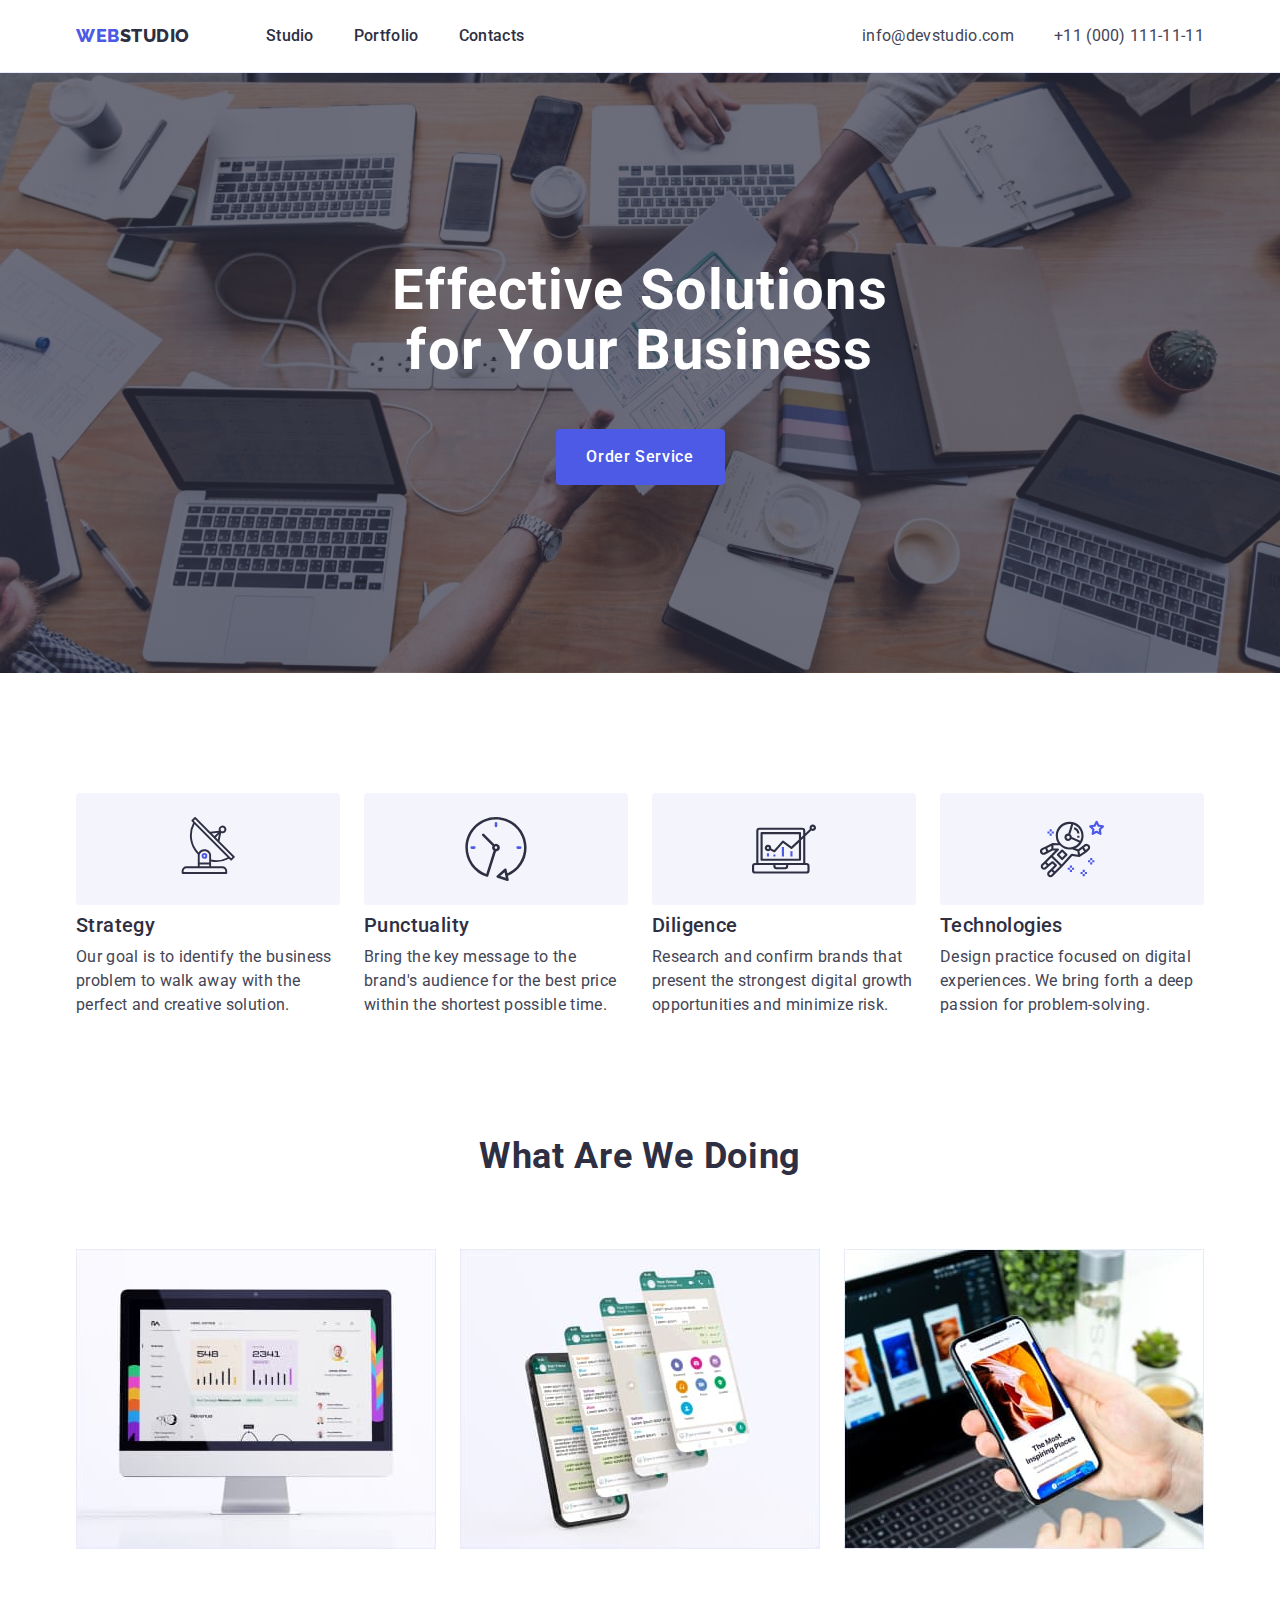
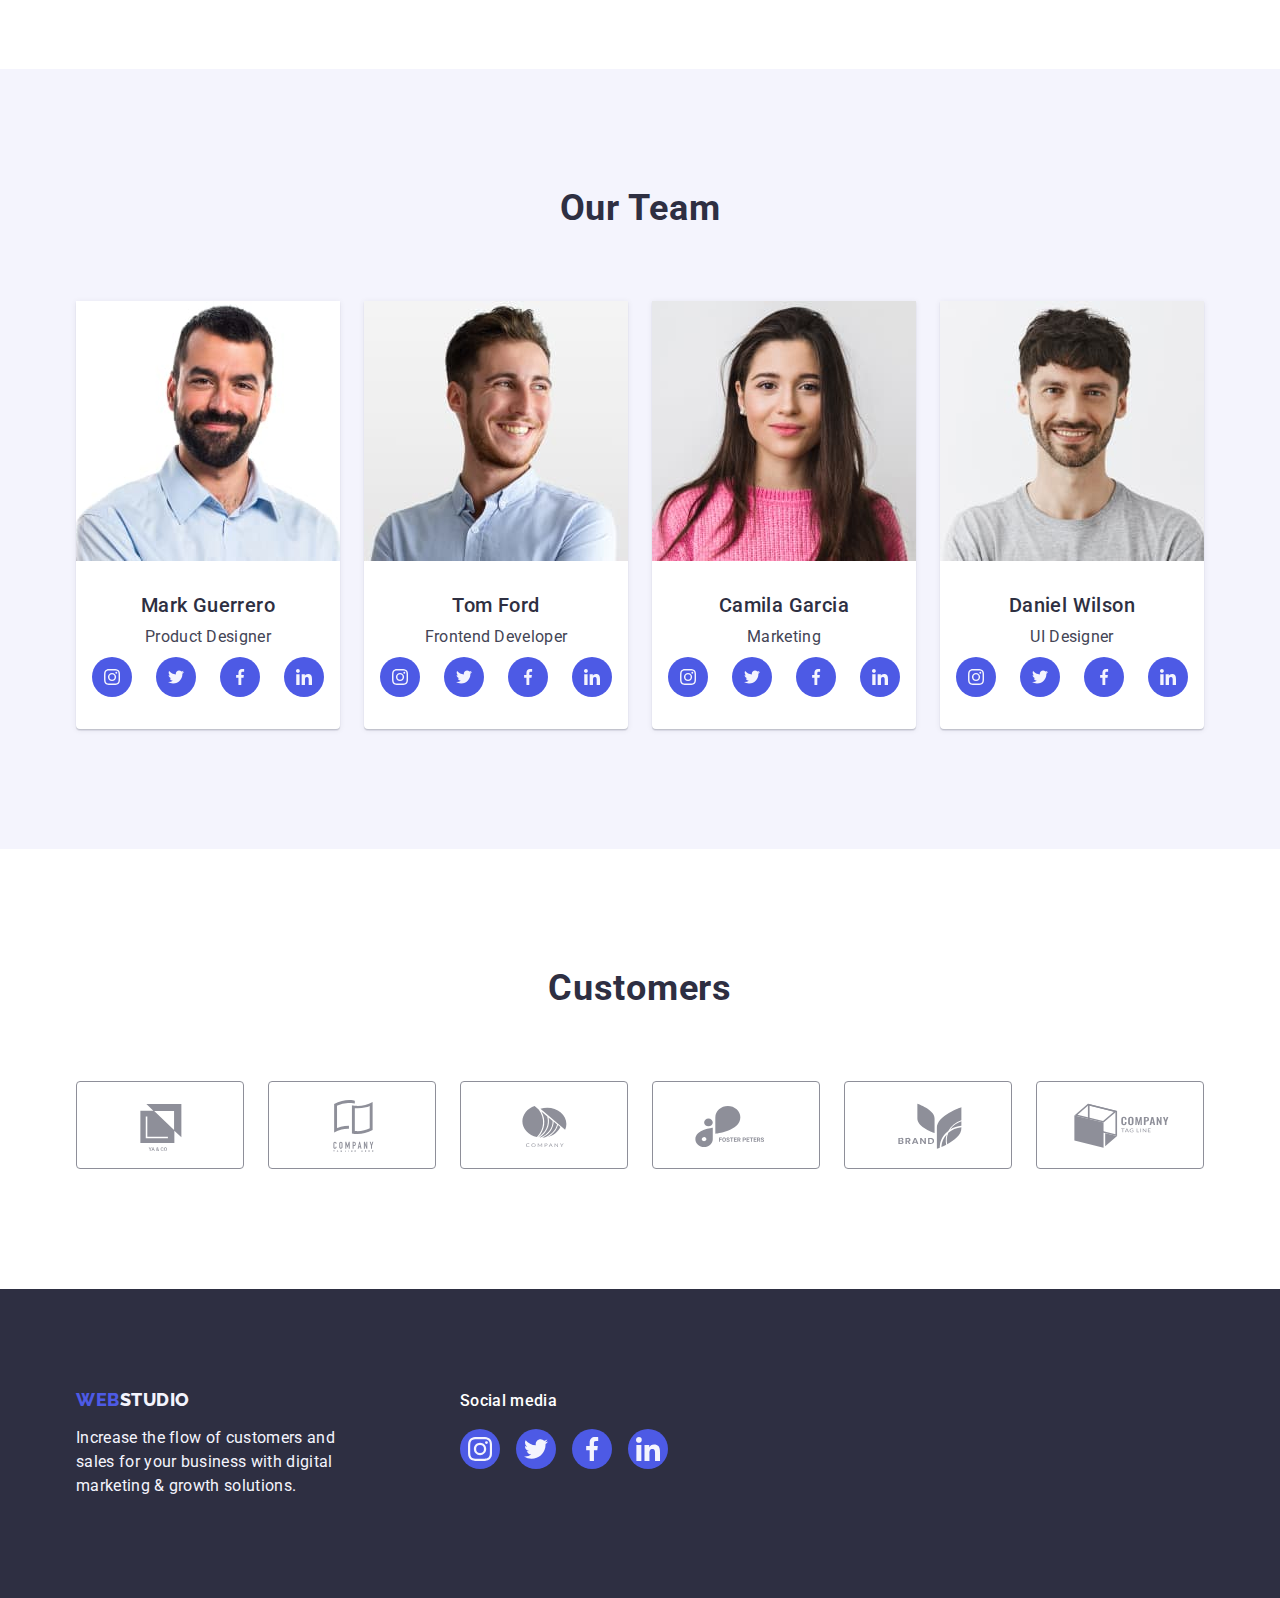
<file: index.html>
<!DOCTYPE html>
<html lang="en">

<head>
    <meta charset="UTF-8">
    <meta http-equiv="X-UA-Compatible" content="IE=edge">
    <meta name="viewport" content="width=device-width, initial-scale=1.0">
    <title>WebStudio</title>
    <link rel="preconnect" href="https://fonts.googleapis.com">
    <link rel="preconnect" href="https://fonts.gstatic.com" crossorigin>
    <link href="https://fonts.googleapis.com/css2?family=Raleway:wght@800&family=Roboto:wght@400;500;700&display=swap"
        rel="stylesheet">
    <link rel="stylesheet"
        href="https://cdnjs.cloudflare.com/ajax/libs/modern-normalize/2.0.0/modern-normalize.min.css" />
    <link rel="stylesheet" href="./css/styles.css">
</head>

<body>
    <header class="page-header header">
        <div class="container header-container">
            <nav class="header-nav">
                <a class="logotepy-link link">Web<span class="logo">Studio</span></a>
                <ul class="site-nav list">
                    <li class="header-item"><a href="./index.html" class="header-link link">Studio</a></li>
                    <li class="header-item"><a href="./portfolio.html" class="header-link link">Portfolio</a></li>
                    <li class="header-item"><a href="" class="header-link link">Contacts</a></li>
                </ul>
            </nav>

            <address class="page-adress">
                <ul class="auth-nav list">
                    <li class="adress-item"><a href="mailto:info@devstudio.com"
                            class="header-adress-link link">info@devstudio.com</a>
                    </li>
                    <li class="adress-item"><a href="tel:+110001111111" class="header-adress-link link">+11 (000)
                            111-11-11</a>
                    </li>
                </ul>
            </address>
        </div>
    </header>

    <main>
        <!--section1 -->
        <section class="section-hero list">
            <div class="container container-hero">
                <h1 class="hero-title">Effective Solutions
                    for Your Business</h1>
                <button type="button" class="hero-list-btn">Order Service</button>
            </div>
        </section>
        <!--section2 -->
        <section class="section-visuali">
            <div class="container container-text">
                <h2 class="visuali-hidden">Happy</h2>
                <ul class="list list-text">
                    <li class="list-item">
                        <div class="icon">
                            <svg width="64" height="64">
                                <use href="./images/icons.svg#icon-antenna"></use>
                            </svg>
                        </div>
                        <h3 class="subtitle">Strategy</h3>
                        <p class="text">
                            Our goal is to identify the business
                            problem to walk away with the perfect and creative solution.
                        </p>
                    </li>
                    <li class="list-item">
                        <div class="icon">
                            <svg width="64" height="64">
                                <use href="./images/icons.svg#icon-clock"></use>
                            </svg>
                        </div>
                        <h3 class="subtitle">Punctuality</h3>
                        <p class="text">
                            Bring the key message to the brand's audience for the best price within the shortest
                            possible time.
                        </p>
                    </li>
                    <li class="list-item">
                        <div class="icon">
                            <svg width="64" height="64">
                                <use href="./images/icons.svg#icon-diagram"></use>
                            </svg>
                        </div>
                        <h3 class="subtitle">Diligence</h3>
                        <p class="text">
                            Research and confirm brands that present the strongest digital growth opportunities and
                            minimize risk.
                        </p>
                    </li>
                    <li class="list-item">
                        <div class="icon">
                            <svg width="64" height="64">
                                <use href="./images/icons.svg#icon-astronaut"></use>
                            </svg>
                        </div>
                        <h3 class="subtitle">Technologies</h3>
                        <p class="text">
                            Design practice focused on digital experiences. We bring forth a deep passion for
                            problem-solving.
                        </p>
                    </li>
                </ul>
            </div>
        </section>
        <!--section3-->
        <section class="section-doing">
            <div class="container page-doing">
                <h2 class="title-page caption-page">What are we doing</h2>
                <ul class="list list-imeges">
                    <li class="image-item">
                        <img src="./images/computer.jpg" class="image-one-item" alt="computer" width="360" height="300">
                    </li>
                    <li class="image-item">
                        <img src="./images/telephone.jpg" class="image-two-item" alt="telephone" width="360"
                            height="300">
                    </li>
                    <li class="image-item">
                        <img src="./images/laptop-and-telephone.jpg" class="image-three-item" alt="laptop and telephone"
                            width="360" height="300">
                    </li>
                </ul>
            </div>
        </section>
        <!--section4-->
        <section class="section-team">
            <div class="container">
                <h2 class="title-page">Our Team</h2>
                <ul class="list-items">
                    <li class="team-item">
                        <img src="./images/MarkGuerrero.jpg" class="image-one-item" alt="photo Mark Guerrero"
                            width="264" height="260">

                        <div class="team-info">
                            <h3 class="team-item-title">Mark Guerrero</h3>
                            <p class="team-item-text">Product Designer</p>
                            <ul class="soc-list list">
                                <li class="soc-item list">
                                    <a href="" class="link soc-link" target="_blank" rel="noopener noreferrer">
                                        <svg class="team-soc-icon" width="16" height="16">
                                            <use href="./images/icons.svg#icon-instagram"></use>
                                        </svg>
                                    </a>
                                </li>
                                <li class="soc-item list">
                                    <a href="" class="link soc-link" target="_blank" rel="noopener noreferrer">
                                        <svg class="team-soc-icon" width="16" height="16">
                                            <use href="./images/icons.svg#icon-twitter"></use>
                                        </svg>
                                    </a>
                                </li>
                                <li class="soc-item list">
                                    <a href="" class="link soc-link" target="_blank" rel="noopener noreferrer">
                                        <svg class="team-soc-icon" width="16" height="16">
                                            <use href="./images/icons.svg#icon-facebook"></use>
                                        </svg>
                                    </a>
                                </li>
                                <li class="soc-item list">
                                    <a href="" class="link soc-link" target="_blank" rel="noopener noreferrer">
                                        <svg class="team-soc-icon" width="16" height="16">
                                            <use href="./images/icons.svg#icon-linkedin"></use>
                                        </svg>
                                    </a>
                                </li>
                            </ul>
                        </div>
                    </li>

                    <li class="team-item">
                        <img src="./images/TomFord.jpg" class="image-two-item" alt="photo Tom Ford" width="264"
                            height="260">
                        <div class="team-info">
                            <h3 class="team-item-title">Tom Ford</h3>
                            <p class="team-item-text">Frontend Developer</p>
                            <ul class="soc-list list">
                                <li class="soc-item list">
                                    <a href="" class="link soc-link" target="_blank" rel="noopener noreferrer">
                                        <svg class="team-soc-icon" width="16" height="16">
                                            <use href="./images/icons.svg#icon-instagram"></use>
                                        </svg>
                                    </a>
                                </li>
                                <li class="soc-item list">
                                    <a href="" class="link soc-link" target="_blank" rel="noopener noreferrer">
                                        <svg class="team-soc-icon" width="16" height="16">
                                            <use href="./images/icons.svg#icon-twitter"></use>
                                        </svg>
                                    </a>
                                </li>
                                <li class="soc-item list">
                                    <a href="" class="link soc-link" target="_blank" rel="noopener noreferrer">
                                        <svg class="team-soc-icon" width="16" height="16">
                                            <use href="./images/icons.svg#icon-facebook"></use>
                                        </svg>
                                    </a>
                                </li>
                                <li class="soc-item list">
                                    <a href="" class="link soc-link" target="_blank" rel="noopener noreferrer">
                                        <svg class="team-soc-icon" width="16" height="16">
                                            <use href="./images/icons.svg#icon-linkedin"></use>
                                        </svg>
                                    </a>
                                </li>
                            </ul>
                        </div>
                    </li>

                    <li class="team-item">
                        <img src="./images/CamilaGarcia.jpg" class="image-three-item" alt="photo Camila Garcia"
                            width="264" height="260">
                        <div class="team-info">
                            <h3 class="team-item-title">Camila Garcia</h3>
                            <p class="team-item-text"> Marketing</p>
                            <ul class="soc-list list">
                                <li class="soc-item list">
                                    <a href="" class="link soc-link" target="_blank" rel="noopener noreferrer">
                                        <svg class="team-soc-icon" width="16" height="16">
                                            <use href="./images/icons.svg#icon-instagram"></use>
                                        </svg>
                                    </a>
                                </li>
                                <li class="soc-item list">
                                    <a href="" class="link soc-link" target="_blank" rel="noopener noreferrer">
                                        <svg class="team-soc-icon" width="16" height="16">
                                            <use href="./images/icons.svg#icon-twitter"></use>
                                        </svg>
                                    </a>
                                </li>
                                <li class="soc-item list">
                                    <a href="" class="link soc-link" target="_blank" rel="noopener noreferrer">
                                        <svg class="team-soc-icon" width="16" height="16">
                                            <use href="./images/icons.svg#icon-facebook"></use>
                                        </svg>
                                    </a>
                                </li>
                                <li class="soc-item list">
                                    <a href="" class="link soc-link" target="_blank" rel="noopener noreferrer">
                                        <svg class="team-soc-icon" width="16" height="16">
                                            <use href="./images/icons.svg#icon-linkedin"></use>
                                        </svg>
                                    </a>
                                </li>
                            </ul>
                        </div>
                    </li>

                    <li class="team-item">
                        <img src="./images/DanielWilson.jpg" class="image-four-item" alt="photo Daniel Wilson"
                            width="264" height="260">
                        <div class="team-info">
                            <h3 class="team-item-title">Daniel Wilson</h3>
                            <p class="team-item-text">UI Designer</p>
                            <ul class="soc-list list">
                                <li class="soc-item list">
                                    <a href="" class="link soc-link" target="_blank" rel="noopener noreferrer">
                                        <svg class="team-soc-icon" width="16" height="16">
                                            <use href="./images/icons.svg#icon-instagram"></use>
                                        </svg>
                                    </a>
                                </li>
                                <li class="soc-item list">
                                    <a href="" class="link soc-link" target="_blank" rel="noopener noreferrer">
                                        <svg class="team-soc-icon" width="16" height="16">
                                            <use href="./images/icons.svg#icon-twitter"></use>
                                        </svg>
                                    </a>
                                </li>
                                <li class="soc-item list">
                                    <a href="" class="link soc-link" target="_blank" rel="noopener noreferrer">
                                        <svg class="team-soc-icon" width="16" height="16">
                                            <use href="./images/icons.svg#icon-facebook"></use>
                                        </svg>
                                    </a>
                                </li>
                                <li class="soc-item list">
                                    <a href="" class="link soc-link" target="_blank" rel="noopener noreferrer">
                                        <svg class="team-soc-icon" width="16" height="16">
                                            <use href="./images/icons.svg#icon-linkedin"></use>
                                        </svg>
                                    </a>
                                </li>
                            </ul>
                        </div>
                    </li>
                </ul>
            </div>
        </section>
        <!-- section 5 -->
        <section class="section-customers">
            <div class="container">
                <h2 class="title-page">Customers</h2>
                <ul class="list list-customers">
                    <li class="customer-item">
                        <a class="link customer-link" href="">
                            <svg class="customer-icon" width="104" height="56">
                                <use href="./images/icons.svg#icon-Logo"> </use>
                            </svg>
                        </a>
                    </li>
                    <li class="customer-item">
                        <a class="link customer-link" href="">
                            <svg class="customer-icon" width="104" height="56">
                                <use href="./images/icons.svg#icon-Logo-1"> </use>
                            </svg>
                        </a>
                    </li>
                    <li class="customer-item">
                        <a class="link customer-link" href="">
                            <svg class="customer-icon" width="104" height="56">
                                <use href="./images/icons.svg#icon-Logo-2"> </use>
                            </svg>
                        </a>
                    </li>
                    <li class="customer-item">
                        <a class="link customer-link" href="">
                            <svg class="customer-icon" width="104" height="56">
                                <use href="./images/icons.svg#icon-Logo-3"> </use>
                            </svg>
                        </a>
                    </li>
                    <li class="customer-item">
                        <a class="link customer-link" href="">
                            <svg class="customer-icon" width="104" height="56">
                                <use href="./images/icons.svg#icon-Logo-4"> </use>
                            </svg>
                        </a>
                    </li>
                    <li class="customer-item">
                        <a class="link customer-link" href="">
                            <svg class="customer-icon" width="104" height="56">
                                <use href="./images/icons.svg#icon-Logo-5"> </use>
                            </svg>
                        </a>
                    </li>
                </ul>
            </div>
        </section>
    </main>

    <footer class="page-footer">
        <div class="container footer-container">
            <div class="tex-footer-container">
                <a class="logotepy-link-footer link">Web<span class="logo-footer">Studio</span></a>
                <p class="text-footer">Increase the flow of customers and sales for your business with digital marketing
                    &
                    growth solutions.</p>
            </div>

            <div class="soc-footer-container">
                <p class="soc-text-footer">Social media</p>
                <ul class="soc-footer-list list">
                    <li class="footer-item">
                        <a href="" class="soc-footer-link link" target="_blank" rel="noopener noreferrer">
                            <svg class="soc-footer-icon" width="24" height="24">
                                <use href="./images/icons.svg#icon-instagram"></use>
                            </svg>
                        </a>
                    </li>

                    <li class="footer-item">
                        <a href="" class="soc-footer-link link" target="_blank" rel="noopener noreferrer">
                            <svg class="soc-footer-icon" width="24" height="24">
                                <use href="./images/icons.svg#icon-twitter"></use>
                            </svg>
                        </a>
                    </li>

                    <li class="footer-item">
                        <a href="" class="soc-footer-link link" target="_blank" rel="noopener noreferrer">
                            <svg class="soc-footer-icon" width="24" height="24">
                                <use href="./images/icons.svg#icon-facebook"></use>
                            </svg>
                        </a>
                    </li>

                    <li class="footer-item">
                        <a href="" class="soc-footer-link link" target="_blank" rel="noopener noreferrer">
                            <svg class="soc-footer-icon" width="24" height="24">
                                <use href="./images/icons.svg#icon-linkedin"></use>
                            </svg>
                        </a>
                    </li>
                </ul>
            </div>
        </div>
    </footer>

</body>

</html>
</file>
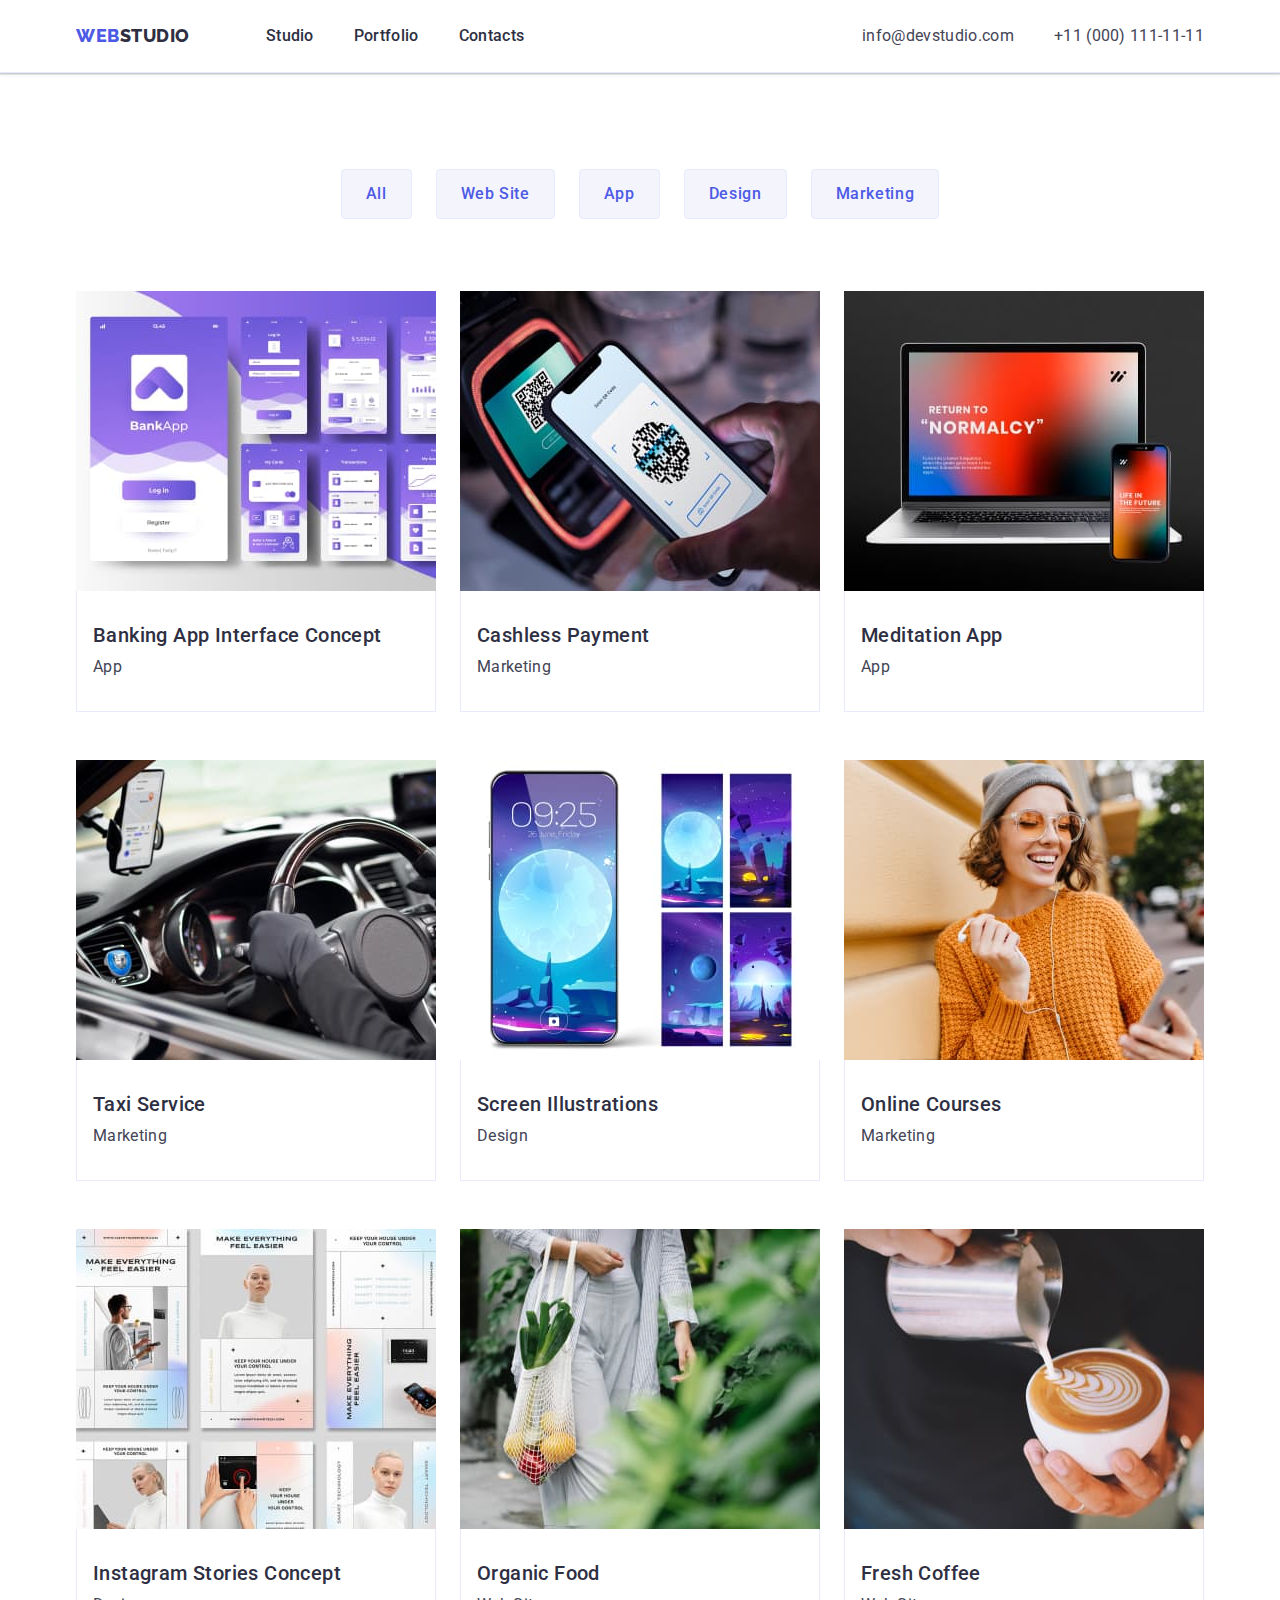
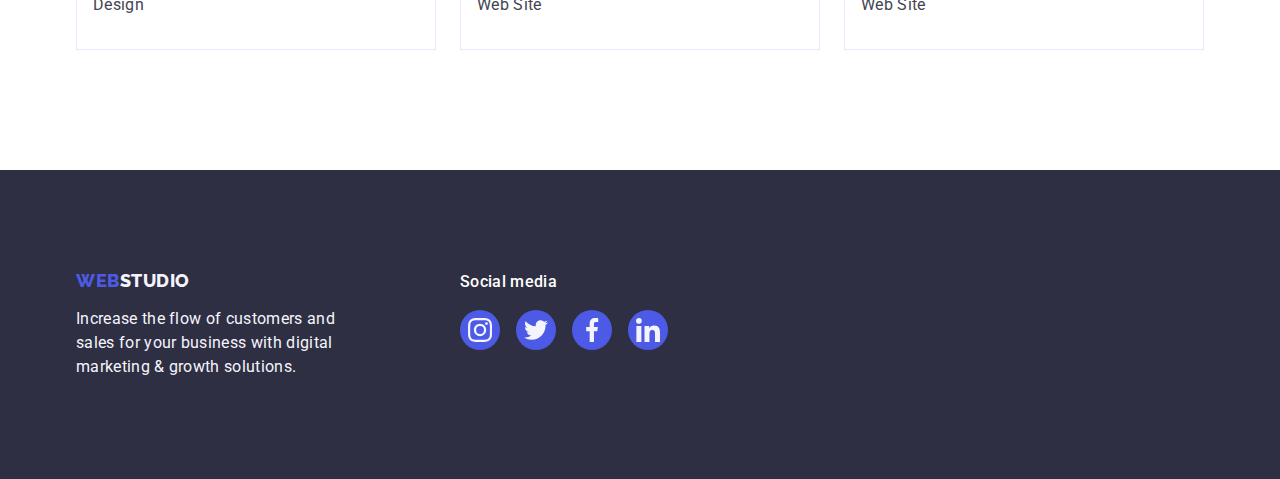
<file: portfolio.html>
<!DOCTYPE html>
<html lang="en">

<head>
    <meta charset="UTF-8">
    <meta http-equiv="X-UA-Compatible" content="IE=edge">
    <meta name="viewport" content="width=device-width, initial-scale=1.0">
    <title>WebStudio</title>
    <link rel="preconnect" href="https://fonts.googleapis.com">
    <link rel="preconnect" href="https://fonts.gstatic.com" crossorigin>
    <link href="https://fonts.googleapis.com/css2?family=Raleway:wght@800&family=Roboto:wght@400;500;700&display=swap"
        rel="stylesheet">
    <link rel="stylesheet"
        href="https://cdnjs.cloudflare.com/ajax/libs/modern-normalize/2.0.0/modern-normalize.min.css" />
    <link rel="stylesheet" href="./css/styles.css">
</head>

<body>
    <header class="page-header header">
        <div class="container header-container">
            <nav class="header-nav">
                <a class="logotepy-link link">Web<span class="logo">Studio</span></a>
                <ul class="site-nav list">
                    <li class="header-item"><a href="./index.html" class="header-link link">Studio</a></li>
                    <li class="header-item"><a href="./portfolio.html" class="header-link link">Portfolio</a></li>
                    <li class="header-item"><a href="" class="header-link link">Contacts</a></li>
                </ul>
            </nav>

            <address class="page-adress">
                <ul class="auth-nav list">
                    <li class="adress-item"><a href="mailto:info@devstudio.com"
                            class="header-adress-link link">info@devstudio.com</a>
                    </li>
                    <li class="adress-item"><a href="tel:+110001111111" class="header-adress-link link">+11 (000)
                            111-11-11</a>
                    </li>
                </ul>
            </address>
        </div>
    </header>

    <main>
        <!-- section -->
        <section class="section-filters">
            <div class="container">
                <h1 class="visuali-hidden">My portfolio</h1>
                <ul class="list list-filters">
                    <li> <button type="button" class="filter-link-btn">All</button>
                    <li> <button type="button" class="filter-link-btn">Web Site</button>
                    <li> <button type="button" class="filter-link-btn">App</button>
                    <li> <button type="button" class="filter-link-btn">Design</button>
                    <li> <button type="button" class="filter-link-btn">Marketing</button>
                    </li>
                </ul>
                <ul class="list list-portfolio">
                    <li class="portfolio-item">
                        <a class="link portfolio-link" href="">
                            <img src="./images/banking.jpg" class="image-one-item" alt="banking" width="360"
                                height="300">
                            <div class="portfolio-info">
                                <h2 class="portfolio-item-title">Banking App Interface Concept</h2>
                                <p class="text">App</p>
                            </div>
                        </a>
                    </li>
                    <li class="portfolio-item">
                        <a class="link portfolio-link" href="">
                            <img src="./images/cashless.jpg" class="image-two-item" alt="Cashless" width="360"
                                height="300">
                            <div class="portfolio-info">
                                <h2 class="portfolio-item-title">Cashless Payment</h2>
                                <p class="text">Marketing</p>
                            </div>
                        </a>
                    </li>
                    <li class="portfolio-item">
                        <a class="link portfolio-link" href="">
                            <img src="./images/meditation.jpg" class="image-three-item" alt="Meditation App" width="360"
                                height="300">
                            <div class="portfolio-info">
                                <h2 class="portfolio-item-title">Meditation App</h2>
                                <p class="text">App</p>
                            </div>
                        </a>
                    </li>
                    <li class="portfolio-item">
                        <a class="link portfolio-link" href="">
                            <img src="./images/taxi.jpg" class="image-four-item" alt="Taxi Service" width="360"
                                height="300">
                            <div class="portfolio-info">
                                <h2 class="portfolio-item-title">Taxi Service</h2>
                                <p class="text">Marketing</p>
                            </div>
                        </a>
                    </li>
                    <li class="portfolio-item">
                        <a class="link portfolio-link" href="">
                            <img src="./images/screen.jpg" class="image-five-item" alt="Screen Illustrations"
                                width="360" height="300">
                            <div class="portfolio-info">
                                <h2 class="portfolio-item-title">Screen Illustrations</h2>
                                <p class="text">Design</p>
                            </div>
                        </a>
                    </li>
                    <li class="portfolio-item">
                        <a class="link portfolio-link" href="">
                            <img src="./images/online.jpg" class="image-six-item" alt="Online Courses" width="360"
                                height="300">
                            <div class="portfolio-info">
                                <h2 class="portfolio-item-title">Online Courses</h2>
                                <p class="text">Marketing</p>
                            </div>
                        </a>
                    </li>
                    <li class="portfolio-item">
                        <a class="link portfolio-link" href="">
                            <img src="./images/instagram.jpg" class="image-seven-item" alt="Instagram Stories Concept"
                                width="360" height="300">
                            <div class="portfolio-info">
                                <h2 class="portfolio-item-title">Instagram Stories Concept</h2>
                                <p class="text">Design</p>
                            </div>
                        </a>
                    </li>
                    <li class="portfolio-item">
                        <a class="link portfolio-link" href="">
                            <img src="./images/organic.jpg" class="image-eight-item" alt="Organic Food" width="360"
                                height="300">
                            <div class="portfolio-info">
                                <h2 class="portfolio-item-title">Organic Food</h2>
                                <p class="text">Web Site</p>
                            </div>
                        </a>
                    </li>
                    <li class="portfolio-item">
                        <a class="link portfolio-link" href="">
                            <img src="./images/coffee.jpg" class="image-nine-item" alt="Fresh Coffee" width="360"
                                height="300">
                            <div class="portfolio-info">
                                <h2 class="portfolio-item-title">Fresh Coffee</h2>
                                <p class="text">Web Site</p>
                            </div>
                        </a>
                    </li>
                </ul>
            </div>
        </section>
    </main>

    <footer class="page-footer">
        <div class="container footer-container">
            <div class="tex-footer-container">
                <a class="logotepy-link-footer link">Web<span class="logo-footer">Studio</span></a>
                <p class="text-footer">Increase the flow of customers and sales for your business with digital marketing
                    &
                    growth solutions.</p>
            </div>

            <div class="soc-footer-container">
                <p class="soc-text-footer">Social media</p>
                <ul class="soc-footer-list list">
                    <li class="footer-item">
                        <a href="" class="soc-footer-link link" target="_blank" rel="noopener noreferrer">
                            <svg class="soc-footer-icon" width="24" height="24">
                                <use href="./images/icons.svg#icon-instagram"></use>
                            </svg>
                        </a>
                    </li>

                    <li class="footer-item">
                        <a href="" class="soc-footer-link link" target="_blank" rel="noopener noreferrer">
                            <svg class="soc-footer-icon" width="24" height="24">
                                <use href="./images/icons.svg#icon-twitter"></use>
                            </svg>
                        </a>
                    </li>

                    <li class="footer-item">
                        <a href="" class="soc-footer-link link" target="_blank" rel="noopener noreferrer">
                            <svg class="soc-footer-icon" width="24" height="24">
                                <use href="./images/icons.svg#icon-facebook"></use>
                            </svg>
                        </a>
                    </li>

                    <li class="footer-item">
                        <a href="" class="soc-footer-link link" target="_blank" rel="noopener noreferrer">
                            <svg class="soc-footer-icon" width="24" height="24">
                                <use href="./images/icons.svg#icon-linkedin"></use>
                            </svg>
                        </a>
                    </li>
                </ul>
            </div>
        </div>
    </footer>




</body>

</html>
</file>
<file: css/styles.css>
:root {
   --logo-color: #4D5AE5;
   --text-color: #2E2F42;
   --adress-color: #434455;
   --background-color: #ffffff;
   --button-colos-active: #404bbf;
   --button-border-portfolio: #e7e9fc;
   --background-seclion-four: #F4F4FD;
   --logo-color-footer: #F4F4FD;
   --customer-color: #8E8F99;
}

body {
   font-family: "Roboto", sans-serif;
   color: var(--adress-color);
   background-color: var(--background-color);
}

.list {
   list-style: none;
   display: flex;
   margin: 0;
   padding: 0;
}

.link {
   text-decoration: none
}

* {
   box-sizing: border-box;
}

.container {
   width: 1158px;
   padding: 0 15px;
   margin: 0 auto;
}

h1,
h2,
h3,
h4,
h5,
h6 {
   margin: 0 auto;
}

p,
ul,
li {
   padding: 0;
   margin: 0;
}

/* HEDER nav */

/* -------------обводка */
/* .container {
   outline: 2px solid red;
}

*/
/* .page-header {
   border-bottom: 1px solid red;
}

.site-nav li {
   outline: 1px solid red;
}

.auth-nav li {
   outline: 1px solid red;
} */

*/

/* ----------конец обводки */
.page-header {
   display: flex;

}

.header {
   border-bottom: 1px solid #e7e9fc;
   box-shadow: 0px 2px 1px rgba(46, 47, 66, 0.08),
      0px 1px 1px rgba(46, 47, 66, 0.16),
      0px 1px 6px rgba(46, 47, 66, 0.08);
}

.header-container {
   display: flex;
   align-items: center;
   margin: 0 auto;
}

.header-nav {
   display: flex;
   align-items: center;
}

.site-nav {
   display: flex;
}

.auth-nav {
   display: flex;
   gap: 40px;

}

.logotepy-link {
   margin-right: 76px;

   font-family: 'Raleway', sans-serif;
   font-weight: 800;
   font-size: 18px;
   line-height: 1.17;
   letter-spacing: 0.03em;
   text-transform: uppercase;
   color: var(--logo-color);
}

.logo {
   color: var(--text-color);

}

.header-item {
   margin-right: 40px;
}

.header-item:last-child {
   margin-right: 0px;
}

.header-link {
   display: block;
   padding: 24px 0;

   font-weight: 500;
   font-size: 16px;
   line-height: 1.5;
   letter-spacing: 0.02em;
   color: var(--text-color);
}

.header-link:is(:hover, :focus) {
   color: var(--button-colos-active);
}

.page-adress {
   margin-left: auto;
   font-style: normal
}

.header-adress-link {
   font-style: normal;
   font-size: 16px;
   line-height: 1.5;
   letter-spacing: 0.02em;
   color: var(--adress-color);
}

.adress-item :is(:hover, :focus) {
   color: var(--button-colos-active);
}

/* section1 HERO*/
.section-hero {
   padding-top: 188px;
   padding-bottom: 188px;
   background-color: var(--text-color);
   background-image: linear-gradient(rgba(46, 47, 66, 0.7), rgba(46, 47, 66, 0.7)),
      url(..//images/people-office.jpg);
   max-width: 1440px;
   background-repeat: no-repeat;
   background-position: center;
   background-size: cover;
   margin: 0;

}

.container-hero {
   display: flex;
   flex-direction: column;
   align-items: center;
}

.hero-title {
   margin-left: auto;
   margin-right: auto;
   max-width: 496px;
   margin-bottom: 48px;

   font-weight: 700;
   font-size: 56px;
   line-height: 1.07;
   text-align: center;
   letter-spacing: 0.02em;
   color: var(--background-color);
}

.hero-list-btn {
   min-width: 169px;
   height: 56px;

   font-family: inherit;
   font-weight: 500;
   font-size: 16px;
   line-height: 1.5;
   display: block;
   letter-spacing: 0.04em;
   color: #ffffff;
   background-color: #4D5AE5;
   text-decoration: none;

   cursor: pointer;
   border-radius: 4px;
   border-color: transparent;
   padding: 16px, 32px;
   text-align: center;
   border: none;
}

.hero-list-btn:is(:hover, :focus) {
   background-color: #404BBF;
}

/* section2 */

/* ----------------обводка----- */
/* .list-text li {
   outline: 1px solid red;
} */

/* ---------конец обводки------- */
.section-visuali {
   padding: 120px 0;
}

.container-text {
   display: flex;
   flex-direction: column;
   justify-content: center;
   align-items: center;
}

.visuali-hidden {
   position: absolute;
   width: 1px;
   height: 1px;
   margin: -1px;
   border: 0;
   padding: 0;
   white-space: nowrap;
   clip-path: inset(100%);
   clip: rect(0 0 0 0);
   overflow: hidden;
}

.list-text {
   display: flex;
   gap: 24px;
}


.list-item {
   max-width: 264px;
   width: calc((100% - 72px) / 4);
}

.icon {
   display: flex;
   height: 112px;
   border-radius: 4px;
   background-color: #F4F4FD;
   align-items: center;
   justify-content: center;
   background-repeat: no-repeat;

   margin-bottom: 8px;
}

.subtitle {
   font-weight: 500;
   font-size: 20px;
   line-height: 1.2;
   letter-spacing: 0.02em;
   color: var(--text-color);
   margin-top: 8px;
   margin-bottom: 8px;
}

.text {
   font-size: 16px;
   line-height: 1.5;
   letter-spacing: 0.02em;
   color: var(--adress-color);
}

/* title page */
.title-page {
   font-weight: 700;
   font-size: 36px;
   line-height: 1.11;
   text-align: center;
   letter-spacing: 0.02em;
   text-transform: capitalize;
   color: var(--text-color);
   margin-bottom: 72px;
}

/* section3 */
.section-doing {
   padding-bottom: 120px;
}

.page-doing {
   display: block;
}

.caption-page {
   margin-top: 0;
   margin-bottom: 72px;

}

.list-imeges {
   gap: 24px;
}

.image-item {
   display: block;
   width: calc((100% - 48px) / 3);
}

.image-one-item,
.image-two-item,
.image-three-item,
.image-four-item,
.image-five-item,
.image-six-item,
.image-seven-item,
.image-eight-item,
.image-nine-item {
   display: block;
}

/* section4 */

.section-team {
   padding: 120px 0;
   background-color: var(--background-seclion-four);
}

.title-page {
   margin-bottom: 72px;
}

.list-items {
   display: flex;
   gap: 24px;
}

.team-item {
   background-color: var(--background-color);
   box-shadow: 0px 1px 6px rgba(46, 47, 66, 0.08), 0px 1px 1px rgba(46, 47, 66, 0.16), 0px 2px 1px rgba(46, 47, 66, 0.08);
   border-radius: 0px 0px 4px 4px;

   display: block;
   flex-direction: column;
   flex-shrink: 0;
   width: calc((100% - 72px) / 4);
}


.team-info {
   display: flex;
   flex-direction: column;
   justify-content: center;
}

.team-item-title {
   margin-top: 32px;
   margin-bottom: 8px;

   font-weight: 500;
   font-size: 20px;
   line-height: 1.2;
   letter-spacing: 0.02em;
   color: var(--text-color);
   text-align: center;

}

.team-item-text {
   font-size: 16px;
   line-height: 1.5;
   letter-spacing: 0.02em;
   color: var(--adress-color);
   text-align: center;
   margin-bottom: 8px;
}

.soc-list {
   display: flex;
   gap: 24px;
   justify-content: center;
   align-items: center;
   margin-bottom: 32px;
}

.soc-item {
   width: 40px;
   height: 40px;
}

.soc-link {
   width: 100%;
   height: 100%;
   background-color: #4D5AE5;
   border-radius: 50%;
   display: flex;
   align-items: center;
   justify-content: center;
   color: #4D5AE5;
}

.team-soc-icon {
   fill: #F4F4FD;
}

.soc-link:hover,
.soc-link:focus {
   background-color: #404bbf;
}

/* section 5 */
.section-customers {
   padding-top: 120px;
   padding-bottom: 120px;
}


.list-customers {
   display: flex;
   gap: 24px;
}

.customer-item {
   width: calc((100% - 120px) / 6);
   height: 88px;
}

.customer-link {
   width: 100%;
   height: 100%;
   border: 1px solid var(--customer-color);
   border-radius: 4px;
   display: flex;
   align-items: center;
   justify-content: center;
   color: var(--customer-color);
}

.customer-icon {
   width: 104px;
   height: 56px;
   fill: currentColor;
}

.customer-link:is(:hover, :focus) {
   border-color: var(--button-colos-active);
   color: var(--button-colos-active);
}


/* footer */
.page-footer {
   padding: 100px 0;
   background: var(--text-color);
}

.footer-container {
   display: flex;
   align-items: baseline;
}

.tex-footer-container {
   margin-right: 120px;
}

.logotepy-link-footer {
   display: inline-block;
   margin-bottom: 16px;

   font-family: 'Raleway', sans-serif;
   font-weight: 800;
   font-size: 18px;
   line-height: 1.17;
   letter-spacing: 0.03em;
   text-transform: uppercase;
   color: var(--logo-color);
}

.logo-footer {
   color: var(--logo-color-footer);
}

.text-footer {
   width: 264px;

   font-size: 16px;
   line-height: 1.5;
   letter-spacing: 0.02em;
   color: var(--background-seclion-four);
}

.soc-footer-container {
   width: 208px;
}

.soc-text-footer {
   margin-bottom: 16px;

   font-weight: 500;
   font-size: 16px;
   line-height: 1.5;
   letter-spacing: 0.02em;
   color: var(--background-color);

   display: flex;
   align-items: center;
}

.soc-footer-list {
   display: flex;
   gap: 16px;
   align-items: center;
}

.footer-item {
   width: 40px;
   height: 40px;
}

.soc-footer-link {
   width: 100%;
   height: 100%;
   background-color: #4D5AE5;
   border-radius: 50%;
   display: flex;
   align-items: center;
   justify-content: center;
   color: #F4F4FD;
}


.soc-footer-icon {
   fill: currentColor;
}

.soc-footer-link:hover,
.soc-footer-link:focus {
   background-color: #31d0aa;
}

/*-------- PORTFOLIO PAGE --------*/

/* section */
.section-filters {
   padding-top: 96px;
   padding-bottom: 120px;
}

.list-filters {
   margin-bottom: 72px;
   justify-content: center;
   gap: 24px;
}

.filter-link-btn {
   display: block;
   border-color: transparent;
   padding: 12px 24px;

   font-family: "Roboto", sans-serif;
   font-weight: 500;
   font-size: 16px;
   line-height: 1.5;
   align-items: center;
   text-align: center;
   text-decoration: none;
   letter-spacing: 0.04em;

   color: #4d5ae5;
   background-color: #F4F4FD;
   border: 1px solid #E7E9FC;
   cursor: pointer;
   border-radius: 4px;
}

.filter-link-btn:is(:hover, :focus) {
   color: #FFFFFF;
   background-color: #404BBF;
   border: 1px solid #E7E9FC;
   border: 1px solid transparent;
   cursor: pointer;
   box-shadow: 0px 3px 1px rgba(0, 0, 0, 0.1), 0px 2px 1px rgba(0, 0, 0, 0.08), 0px 2px 2px rgba(0, 0, 0, 0.12);
}

.list-portfolio {
   display: flex;
   flex-wrap: wrap;
   column-gap: 24px;
   row-gap: 48px;
   justify-content: center;
   align-content: center;
}

.portfolio-item {
   width: calc((100% - 48px) / 3);
}

.portfolio-link {
   display: block;
}

.portfolio-info {
   padding: 32px 16px;
   border: 1px solid var(--button-border-portfolio);
   border-top: none;
}

.portfolio-item-title {
   margin-bottom: 8px;

   font-weight: 500;
   font-size: 20px;
   line-height: 1.2;
   letter-spacing: 0.02em;
   color: var(--text-color);
}

.portfolio-link:is(:hover, :focus) {
   display: block;
   box-shadow: 0px 1px 6px rgba(46, 47, 66, 0.08), 0px 1px 1px rgba(46, 47, 66, 0.16), 0px 2px 1px rgba(46, 47, 66, 0.08);
}
</file>
